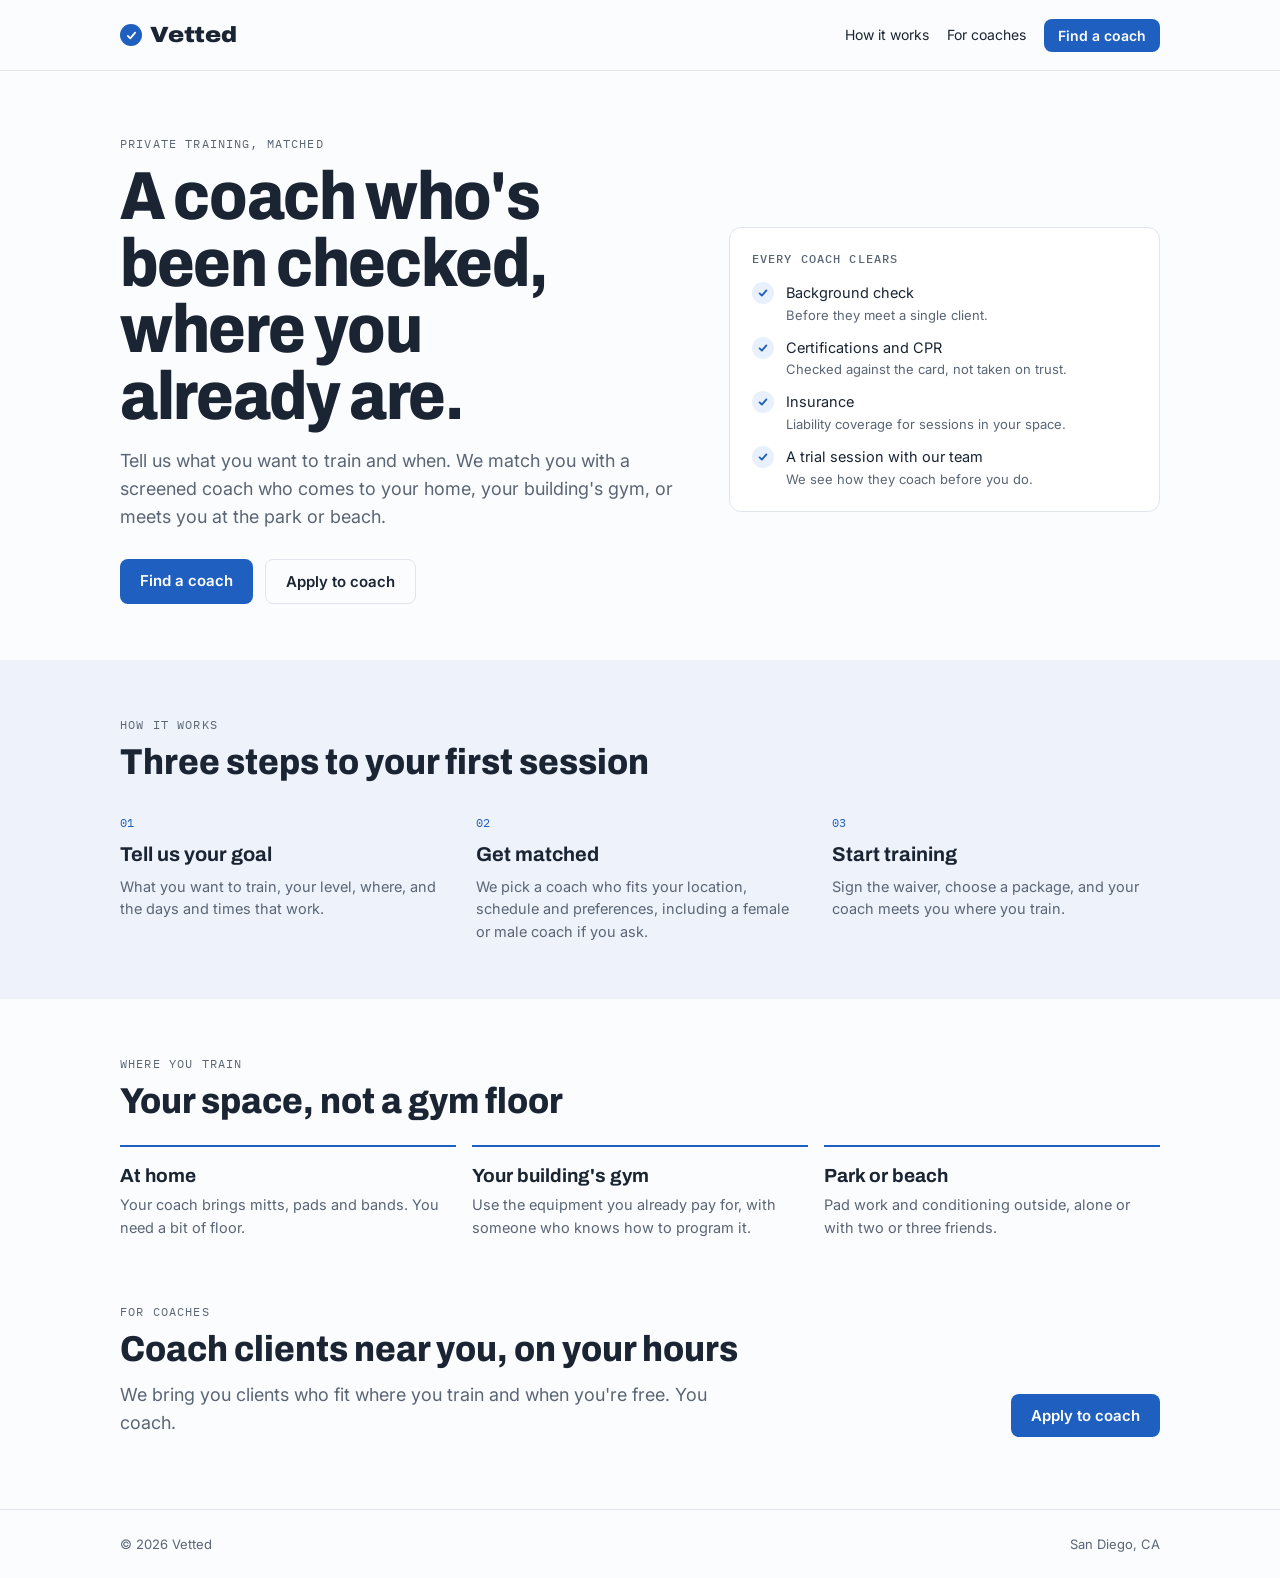
<file: index.html>
<!doctype html>
<html lang="en">
<head>
<meta charset="utf-8">
<meta name="viewport" content="width=device-width, initial-scale=1, viewport-fit=cover">
<title>Vetted</title>
<meta name="description" content="Vetted matches you with a screened coach who trains you at home, in your building's gym, or at the park or beach.">
<link rel="preconnect" href="https://fonts.googleapis.com">
<link rel="preconnect" href="https://fonts.gstatic.com" crossorigin>
<link rel="stylesheet" href="https://fonts.googleapis.com/css2?family=Archivo:wdth,wght@75..125,500..900&family=Inter:wght@400;500;600&family=IBM+Plex+Mono:wght@500&display=swap">
<link rel="stylesheet" href="assets/styles.css">
<style>
.hero .wrap { padding-block: 64px 56px; display: grid; grid-template-columns: minmax(0, 1.3fr) minmax(0, 1fr); gap: 48px; align-items: center; }
@media (max-width: 820px) { .hero .wrap { grid-template-columns: minmax(0, 1fr); padding-block: 40px; gap: 32px; } }
.cta { display: flex; gap: 12px; flex-wrap: wrap; margin-top: 28px; }

/* The "vetting card": what every coach clears before we match them */
.card { background: var(--surface); border: 1px solid var(--line); border-radius: 12px; padding: 22px; }
.card h3 { font-family: var(--mono); font-weight: 500; font-size: 11.5px; letter-spacing: 0.1em; text-transform: uppercase; color: var(--muted); margin: 0 0 14px; }
.checks { list-style: none; margin: 0; padding: 0; display: flex; flex-direction: column; gap: 12px; }
.checks li { display: grid; grid-template-columns: 22px minmax(0, 1fr); gap: 12px; align-items: start; font-size: 14.5px; }
.checks .tick { width: 22px; height: 22px; border-radius: 50%; background: var(--accent-soft); display: grid; place-items: center; }
.checks .tick svg { width: 12px; height: 12px; }
.checks small { display: block; color: var(--muted); font-size: 13px; }

.band { background: var(--band); color: var(--band-ink); }
.band .wrap { padding-block: 56px; }
.band .eyebrow { color: var(--muted); }
.steps3 { display: grid; grid-template-columns: repeat(3, minmax(0, 1fr)); gap: 28px; margin-top: 28px; }
@media (max-width: 760px) { .steps3 { grid-template-columns: minmax(0, 1fr); } }
.steps3 .n { font-family: var(--mono); font-size: 12px; color: var(--accent); }
.steps3 h3 { font-family: var(--display); font-weight: 700; font-size: 20px; margin: 6px 0 6px; }
.steps3 p { margin: 0; color: var(--muted); font-size: 14.5px; }

.places .wrap { padding-block: 56px 0; }
.place-grid { display: grid; grid-template-columns: repeat(3, minmax(0, 1fr)); gap: 16px; margin-top: 24px; }
@media (max-width: 760px) { .place-grid { grid-template-columns: minmax(0, 1fr); } }
.place { border-top: 2px solid var(--accent); padding-top: 14px; }
.place h3 { font-family: var(--display); font-weight: 700; font-size: 19px; margin: 0 0 4px; }
.place p { margin: 0; color: var(--muted); font-size: 14.5px; }

.coaches .wrap { padding-block: 64px 0; display: grid; grid-template-columns: minmax(0, 1fr) auto; gap: 24px; align-items: end; }
@media (max-width: 700px) { .coaches .wrap { grid-template-columns: minmax(0, 1fr); } }
</style>
</head>
<body>
<header class="top gutter"><div class="wrap">
  <a class="brand" href="./"><span class="seal" aria-hidden="true"><svg viewBox="0 0 16 16"><path d="M3.5 8.5l3 3 6-7" fill="none" stroke="var(--accent-ink)" stroke-width="2.2" stroke-linecap="round" stroke-linejoin="round"/></svg></span>Vetted</a>
  <nav class="links"><a href="#how">How it works</a><a href="apply.html">For coaches</a><a class="btn small" data-client-link href="request.html">Find a coach</a></nav>
</div></header>

<main>
  <section class="hero gutter"><div class="wrap">
    <div>
      <p class="eyebrow">Private training, matched</p>
      <h1 class="display">A coach who's been checked, where you already are.</h1>
      <p class="lede">Tell us what you want to train and when. We match you with a screened coach who comes to your home, your building's gym, or meets you at the park or beach.</p>
      <div class="cta"><a class="btn" data-client-link href="request.html">Find a coach</a><a class="btn outline" href="apply.html">Apply to coach</a></div>
    </div>
    <div class="card" aria-label="What every Vetted coach clears">
      <h3>Every coach clears</h3>
      <ul class="checks">
        <li><span class="tick"><svg viewBox="0 0 16 16"><path d="M3.5 8.5l3 3 6-7" fill="none" stroke="var(--accent)" stroke-width="2.4" stroke-linecap="round" stroke-linejoin="round"/></svg></span><div>Background check<small>Before they meet a single client.</small></div></li>
        <li><span class="tick"><svg viewBox="0 0 16 16"><path d="M3.5 8.5l3 3 6-7" fill="none" stroke="var(--accent)" stroke-width="2.4" stroke-linecap="round" stroke-linejoin="round"/></svg></span><div>Certifications and CPR<small>Checked against the card, not taken on trust.</small></div></li>
        <li><span class="tick"><svg viewBox="0 0 16 16"><path d="M3.5 8.5l3 3 6-7" fill="none" stroke="var(--accent)" stroke-width="2.4" stroke-linecap="round" stroke-linejoin="round"/></svg></span><div>Insurance<small>Liability coverage for sessions in your space.</small></div></li>
        <li><span class="tick"><svg viewBox="0 0 16 16"><path d="M3.5 8.5l3 3 6-7" fill="none" stroke="var(--accent)" stroke-width="2.4" stroke-linecap="round" stroke-linejoin="round"/></svg></span><div>A trial session with our team<small>We see how they coach before you do.</small></div></li>
      </ul>
    </div>
  </div></section>

  <section class="band gutter" id="how"><div class="wrap">
    <p class="eyebrow">How it works</p>
    <h2 class="section">Three steps to your first session</h2>
    <div class="steps3">
      <div><span class="n">01</span><h3>Tell us your goal</h3><p>What you want to train, your level, where, and the days and times that work.</p></div>
      <div><span class="n">02</span><h3>Get matched</h3><p>We pick a coach who fits your location, schedule and preferences, including a female or male coach if you ask.</p></div>
      <div><span class="n">03</span><h3>Start training</h3><p>Sign the waiver, choose a package, and your coach meets you where you train.</p></div>
    </div>
  </div></section>

  <section class="places gutter"><div class="wrap">
    <p class="eyebrow">Where you train</p>
    <h2 class="section">Your space, not a gym floor</h2>
    <div class="place-grid">
      <div class="place"><h3>At home</h3><p>Your coach brings mitts, pads and bands. You need a bit of floor.</p></div>
      <div class="place"><h3>Your building's gym</h3><p>Use the equipment you already pay for, with someone who knows how to program it.</p></div>
      <div class="place"><h3>Park or beach</h3><p>Pad work and conditioning outside, alone or with two or three friends.</p></div>
    </div>
  </div></section>

  <section class="coaches gutter"><div class="wrap">
    <div>
      <p class="eyebrow">For coaches</p>
      <h2 class="section">Coach clients near you, on your hours</h2>
      <p class="lede">We bring you clients who fit where you train and when you're free. You coach.</p>
    </div>
    <a class="btn" href="apply.html">Apply to coach</a>
  </div></section>
</main>

<footer class="foot gutter"><div class="wrap"><span>© <span id="yr"></span> Vetted</span><span>San Diego, CA</span></div></footer>

<script src="assets/config.js?v=2"></script>
<script>
  document.getElementById("yr").textContent = new Date().getFullYear();
  var url = (window.VETTED_CONFIG || {}).clientFormUrl;
  if (url) document.querySelectorAll("[data-client-link]").forEach(function (a) { a.href = url; });
</script>
</body>
</html>
</file>
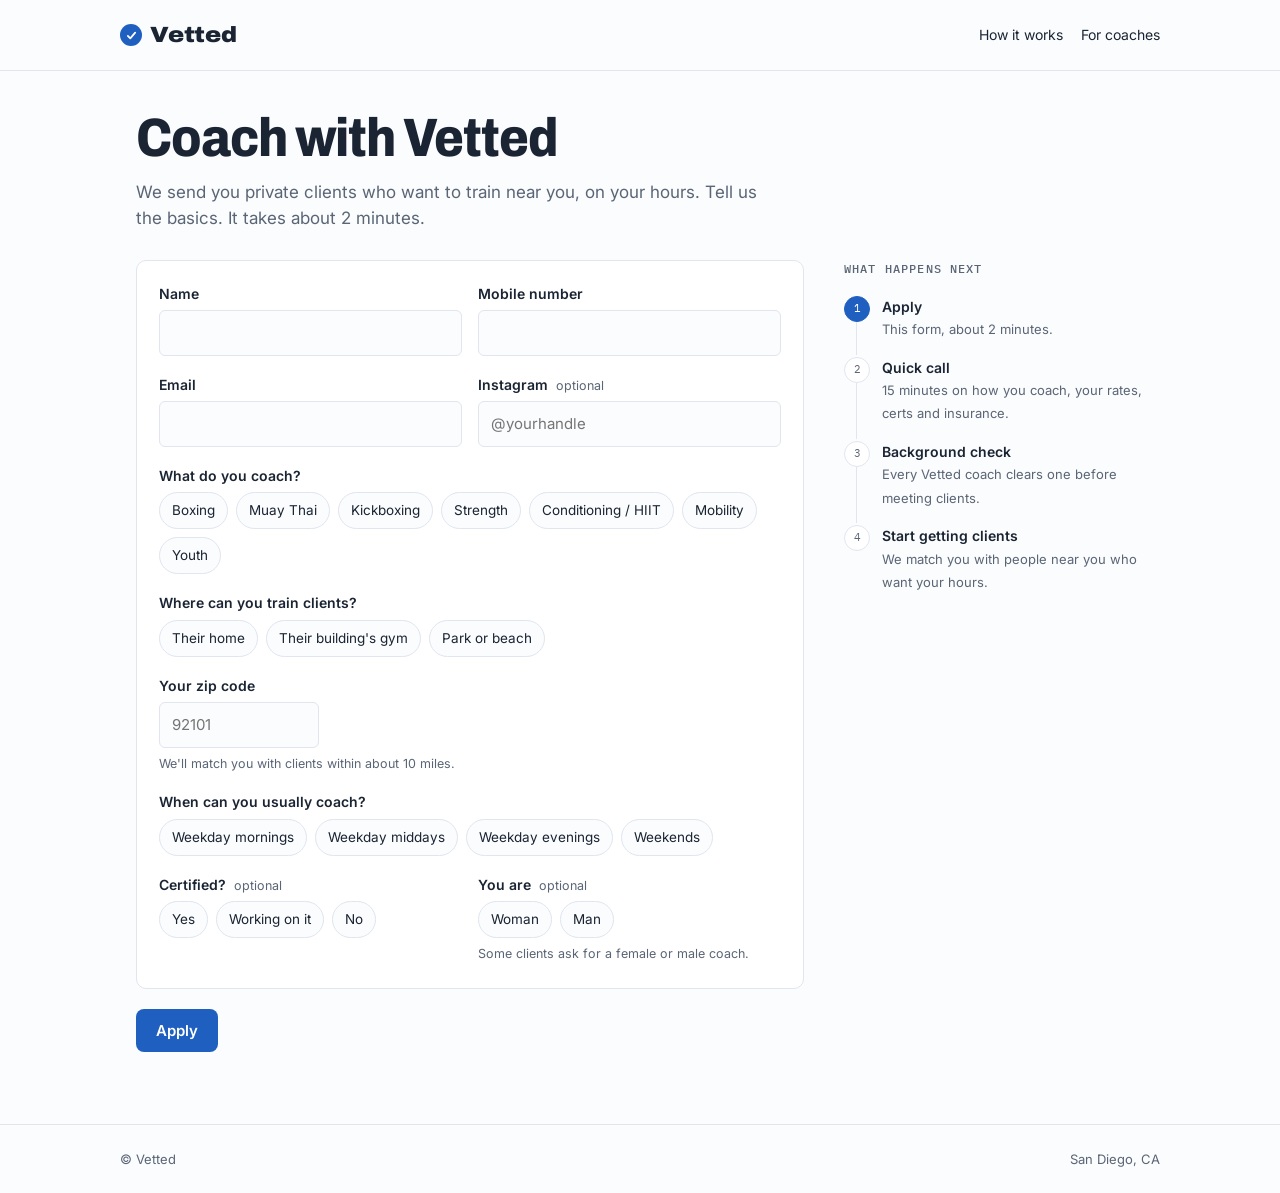
<file: apply.html>
<!doctype html>
<html lang="en">
<head>
<meta charset="utf-8">
<meta name="viewport" content="width=device-width, initial-scale=1, viewport-fit=cover">
<title>Coach with Vetted</title>
<meta name="description" content="Apply to coach with Vetted. We match screened coaches with private clients at home, in building gyms, and at parks and beaches.">
<link rel="preconnect" href="https://fonts.googleapis.com">
<link rel="preconnect" href="https://fonts.gstatic.com" crossorigin>
<link rel="stylesheet" href="https://fonts.googleapis.com/css2?family=Archivo:wdth,wght@75..125,500..900&family=Inter:wght@400;500;600&family=IBM+Plex+Mono:wght@500&display=swap">
<link rel="stylesheet" href="assets/styles.css">
<link rel="stylesheet" href="assets/forms.css">
<style>@media (max-width: 860px) { .rail { order: 0; } }</style>
</head>
<body>
<header class="top gutter"><div class="wrap">
  <a class="brand" href="./"><span class="seal" aria-hidden="true"><svg viewBox="0 0 16 16"><path d="M3.5 8.5l3 3 6-7" fill="none" stroke="var(--accent-ink)" stroke-width="2.2" stroke-linecap="round" stroke-linejoin="round"/></svg></span>Vetted</a>
  <nav class="links"><a href="./#how">How it works</a><a href="apply.html">For coaches</a></nav>
</div></header>

<main class="wrap gutter">
<section class="intro">
    <h1>Coach with Vetted</h1>
    <p>We send you private clients who want to train near you, on your hours. Tell us the basics. It takes about 2 minutes.</p>
  </section>

  <div class="preview-note" id="notConnected" role="note" hidden><span aria-hidden="true">●</span><div><b>Not connected yet.</b> This form isn't linked to a Google Sheet, so submissions won't be saved. Add the web app link to <code>assets/config.js</code>.</div></div>

  <div class="grid">
    <div id="formView">
      <form id="app" novalidate>
        <div class="hp" aria-hidden="true"><label for="website">Leave this empty</label><input id="website" name="website" type="text" tabindex="-1" autocomplete="off"></div>
        <fieldset>
          <div class="row">
            <div class="field" data-req><label class="lbl" for="name">Name</label><input id="name" name="name" type="text" autocomplete="name"><span class="err">Enter your name.</span></div>
            <div class="field" data-req data-phone><label class="lbl" for="phone">Mobile number</label><input id="phone" name="phone" type="tel" autocomplete="tel"><span class="err">Enter a 10-digit phone number.</span></div>
          </div>
          <div class="row">
            <div class="field" data-req><label class="lbl" for="email">Email</label><input id="email" name="email" type="email" autocomplete="email"><span class="err">Enter an email we can reach you at.</span></div>
            <div class="field"><label class="lbl" for="ig">Instagram <span class="opt">optional</span></label><input id="ig" name="instagram" type="text" placeholder="@yourhandle"></div>
          </div>

          <div class="field" data-req data-group="disciplines"><span class="lbl" id="discL">What do you coach?</span>
            <div class="chips" role="group" aria-labelledby="discL">
              <label class="chip"><input type="checkbox" name="disciplines" value="Boxing"><span>Boxing</span></label>
              <label class="chip"><input type="checkbox" name="disciplines" value="Muay Thai"><span>Muay Thai</span></label>
              <label class="chip"><input type="checkbox" name="disciplines" value="Kickboxing"><span>Kickboxing</span></label>
              <label class="chip"><input type="checkbox" name="disciplines" value="Strength"><span>Strength</span></label>
              <label class="chip"><input type="checkbox" name="disciplines" value="Conditioning / HIIT"><span>Conditioning / HIIT</span></label>
              <label class="chip"><input type="checkbox" name="disciplines" value="Mobility"><span>Mobility</span></label>
              <label class="chip"><input type="checkbox" name="disciplines" value="Youth"><span>Youth</span></label>
            </div><span class="err">Pick at least one.</span></div>

          <div class="field" data-req data-group="locations"><span class="lbl" id="locL">Where can you train clients?</span>
            <div class="chips" role="group" aria-labelledby="locL">
              <label class="chip"><input type="checkbox" name="locations" value="Client's home"><span>Their home</span></label>
              <label class="chip"><input type="checkbox" name="locations" value="Building gym"><span>Their building's gym</span></label>
              <label class="chip"><input type="checkbox" name="locations" value="Park or beach"><span>Park or beach</span></label>
            </div><span class="err">Pick at least one.</span></div>

          <div class="field" data-req data-zip><label class="lbl" for="zip">Your zip code</label><input id="zip" name="zip" type="text" inputmode="numeric" autocomplete="postal-code" maxlength="5" placeholder="92101" style="max-width:160px"><span class="hint">We'll match you with clients within about 10 miles.</span><span class="err">Enter a 5-digit zip code.</span></div>

          <div class="field" data-req data-group="when"><span class="lbl" id="whenL">When can you usually coach?</span>
            <div class="chips" role="group" aria-labelledby="whenL">
              <label class="chip"><input type="checkbox" name="when" value="early"><span>Weekday mornings</span></label>
              <label class="chip"><input type="checkbox" name="when" value="mid"><span>Weekday middays</span></label>
              <label class="chip"><input type="checkbox" name="when" value="eve"><span>Weekday evenings</span></label>
              <label class="chip"><input type="checkbox" name="when" value="wknd"><span>Weekends</span></label>
            </div><span class="err">Pick at least one.</span></div>

          <div class="row">
            <div class="field"><span class="lbl" id="certL">Certified? <span class="opt">optional</span></span>
              <div class="chips" role="radiogroup" aria-labelledby="certL">
                <label class="chip"><input type="radio" name="certs" value="Yes"><span>Yes</span></label>
                <label class="chip"><input type="radio" name="certs" value="Working on it"><span>Working on it</span></label>
                <label class="chip"><input type="radio" name="certs" value="No"><span>No</span></label>
              </div></div>
            <div class="field"><span class="lbl" id="genL">You are <span class="opt">optional</span></span>
              <div class="chips" role="radiogroup" aria-labelledby="genL">
                <label class="chip"><input type="radio" name="gender" value="Woman"><span>Woman</span></label>
                <label class="chip"><input type="radio" name="gender" value="Man"><span>Man</span></label>
              </div><span class="hint">Some clients ask for a female or male coach.</span></div>
          </div>
        </fieldset>

        <div class="actions">
          <button class="btn" type="submit" id="submitBtn">Apply</button>
          <span class="err-send" id="sendErr" role="alert" hidden></span>
        </div>
      </form>
    </div>

    <div class="done" id="doneView" hidden>
      <h2>Thanks, you're in the queue</h2>
      <p>We'll text you in the next few days to set up a quick call. Keep an eye on your phone.</p>
      <div class="summary"><dl id="summary"></dl></div>
      <div class="actions" style="margin-top:18px"><a class="btn outline" href="./">Back to Vetted</a></div>
    </div>

    <aside class="rail" aria-label="How it works for coaches">
      <h2>What happens next</h2>
      <ol class="steps">
        <li class="now"><span class="dot">1</span><div><b>Apply</b><small>This form, about 2 minutes.</small></div></li>
        <li><span class="dot">2</span><div><b>Quick call</b><small>15 minutes on how you coach, your rates, certs and insurance.</small></div></li>
        <li><span class="dot">3</span><div><b>Background check</b><small>Every Vetted coach clears one before meeting clients.</small></div></li>
        <li><span class="dot">4</span><div><b>Start getting clients</b><small>We match you with people near you who want your hours.</small></div></li>
      </ol>
    </aside>
  </div>
</main>

<footer class="foot gutter"><div class="wrap"><span>© Vetted</span><span>San Diego, CA</span></div></footer>

<script src="assets/config.js?v=3"></script>
<script src="assets/apply.js?v=3"></script>
</body>
</html>
</file>
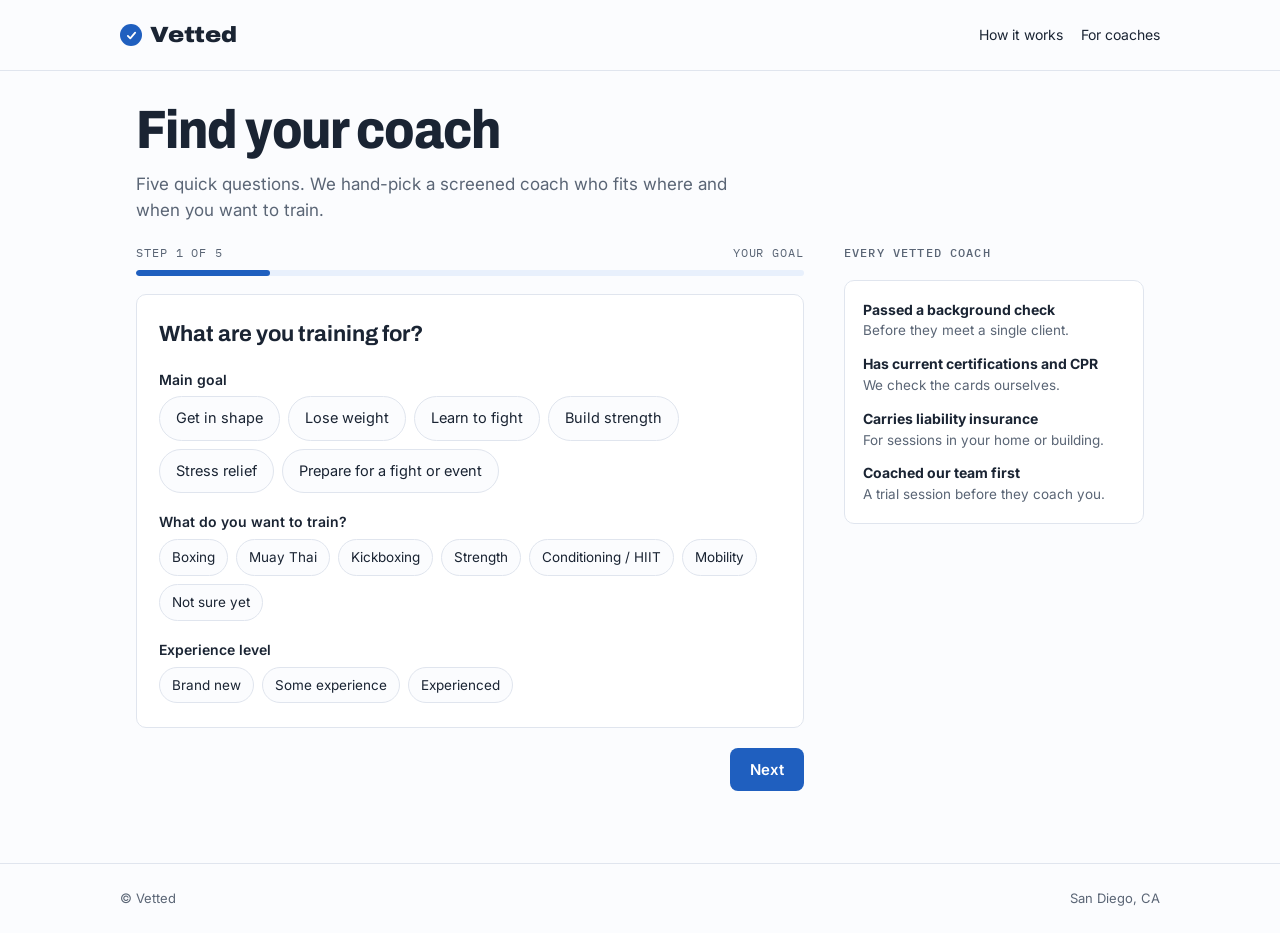
<file: request.html>
<!doctype html>
<html lang="en">
<head>
<meta charset="utf-8">
<meta name="viewport" content="width=device-width, initial-scale=1, viewport-fit=cover">
<title>Find a coach · Vetted</title>
<meta name="description" content="Tell us what you want to train and when. Vetted matches you with a screened private coach who trains you at home, in your building's gym, or at the park or beach.">
<link rel="preconnect" href="https://fonts.googleapis.com">
<link rel="preconnect" href="https://fonts.gstatic.com" crossorigin>
<link rel="stylesheet" href="https://fonts.googleapis.com/css2?family=Archivo:wdth,wght@75..125,500..900&family=Inter:wght@400;500;600&family=IBM+Plex+Mono:wght@500&display=swap">
<link rel="stylesheet" href="assets/styles.css">
<link rel="stylesheet" href="assets/forms.css">
<style>
.intro { padding-block: 32px 20px; }
.progress { display: flex; flex-direction: column; gap: 8px; margin-bottom: 18px; }
.progress-top { display: flex; justify-content: space-between; font-family: var(--mono); font-size: 11.5px; letter-spacing: 0.08em; text-transform: uppercase; color: var(--muted); }
.bar { height: 6px; background: var(--accent-soft); border-radius: 999px; overflow: hidden; }
.bar > span { display: block; height: 100%; width: 20%; background: var(--accent); border-radius: 999px; }
@media (prefers-reduced-motion: no-preference) { .bar > span { transition: width .25s ease; } }
.step-q { font-family: var(--display); font-weight: 700; font-size: 22px; margin: 0; text-wrap: balance; }
.nav { display: flex; gap: 12px; align-items: center; justify-content: space-between; flex-wrap: wrap; }
.nav .right { display: flex; gap: 12px; align-items: center; flex-wrap: wrap; margin-left: auto; }
.chips.big .chip span { padding: 10px 16px; font-size: 14.5px; }
.trust { background: var(--surface); border: 1px solid var(--line); border-radius: 10px; padding: 18px; display: flex; flex-direction: column; gap: 12px; }
.trust p { margin: 0; font-size: 13.5px; color: var(--muted); }
.trust b { color: var(--ink); display: block; font-size: 14px; }
.free { font-size: 13px; color: var(--muted); }
@media (max-width: 860px) { .rail { order: 0; } }
</style>
</head>
<body>
<header class="top gutter"><div class="wrap">
  <a class="brand" href="./"><span class="seal" aria-hidden="true"><svg viewBox="0 0 16 16"><path d="M3.5 8.5l3 3 6-7" fill="none" stroke="var(--accent-ink)" stroke-width="2.2" stroke-linecap="round" stroke-linejoin="round"/></svg></span>Vetted</a>
  <nav class="links"><a href="./#how">How it works</a><a href="apply.html">For coaches</a></nav>
</div></header>

<main class="wrap gutter">
  <section class="intro">
    <h1>Find your coach</h1>
    <p>Five quick questions. We hand-pick a screened coach who fits where and when you want to train.</p>
  </section>

  <div class="preview-note" id="notConnected" role="note" hidden><span aria-hidden="true">●</span><div><b>Not connected yet.</b> This form isn't linked to a Google Sheet, so requests won't be saved. Add the web app link to <code>assets/config.js</code>.</div></div>

  <div class="grid">
    <div id="formView">
      <div class="progress" aria-live="polite">
        <div class="progress-top"><span id="stepLabel">Step 1 of 5</span><span id="stepName">Your goal</span></div>
        <div class="bar"><span id="barFill"></span></div>
      </div>

      <form id="req" novalidate>
        <div class="hp" aria-hidden="true"><label for="website">Leave this empty</label><input id="website" name="website" type="text" tabindex="-1" autocomplete="off"></div>

        <!-- Step 1 -->
        <fieldset data-step="1" data-name="Your goal">
          <legend class="step-q">What are you training for?</legend>
          <div class="field" data-req data-group="goal"><span class="lbl" id="goalL">Main goal</span>
            <div class="chips big" role="radiogroup" aria-labelledby="goalL">
              <label class="chip"><input type="radio" name="goal" value="Get in shape"><span>Get in shape</span></label>
              <label class="chip"><input type="radio" name="goal" value="Lose weight"><span>Lose weight</span></label>
              <label class="chip"><input type="radio" name="goal" value="Learn to fight"><span>Learn to fight</span></label>
              <label class="chip"><input type="radio" name="goal" value="Build strength"><span>Build strength</span></label>
              <label class="chip"><input type="radio" name="goal" value="Stress relief"><span>Stress relief</span></label>
              <label class="chip"><input type="radio" name="goal" value="Prepare for a fight or event"><span>Prepare for a fight or event</span></label>
            </div><span class="err">Pick the one that fits best.</span></div>
          <div class="field" data-req data-group="train"><span class="lbl" id="trainL">What do you want to train?</span>
            <div class="chips" role="group" aria-labelledby="trainL">
              <label class="chip"><input type="checkbox" name="train" value="Boxing"><span>Boxing</span></label>
              <label class="chip"><input type="checkbox" name="train" value="Muay Thai"><span>Muay Thai</span></label>
              <label class="chip"><input type="checkbox" name="train" value="Kickboxing"><span>Kickboxing</span></label>
              <label class="chip"><input type="checkbox" name="train" value="Strength"><span>Strength</span></label>
              <label class="chip"><input type="checkbox" name="train" value="Conditioning / HIIT"><span>Conditioning / HIIT</span></label>
              <label class="chip"><input type="checkbox" name="train" value="Mobility"><span>Mobility</span></label>
              <label class="chip"><input type="checkbox" name="train" value="Not sure yet"><span>Not sure yet</span></label>
            </div><span class="err">Pick at least one.</span></div>
          <div class="field" data-req data-group="level"><span class="lbl" id="lvlL">Experience level</span>
            <div class="chips" role="radiogroup" aria-labelledby="lvlL">
              <label class="chip"><input type="radio" name="level" value="Brand new"><span>Brand new</span></label>
              <label class="chip"><input type="radio" name="level" value="Some experience"><span>Some experience</span></label>
              <label class="chip"><input type="radio" name="level" value="Experienced"><span>Experienced</span></label>
            </div><span class="err">Pick one.</span></div>
        </fieldset>

        <!-- Step 2 -->
        <fieldset data-step="2" data-name="Where" hidden>
          <legend class="step-q">Where do you want to train?</legend>
          <div class="field" data-req data-zip><label class="lbl" for="zip">Zip code</label><input id="zip" name="zip" type="text" inputmode="numeric" autocomplete="postal-code" maxlength="5" placeholder="92101" style="max-width:160px"><span class="err">Enter a 5-digit zip code.</span></div>
          <div class="field" data-req data-group="where"><span class="lbl" id="whereL">Where would you train?</span>
            <div class="chips big" role="group" aria-labelledby="whereL">
              <label class="chip"><input type="checkbox" name="where" value="My home"><span>My home</span></label>
              <label class="chip"><input type="checkbox" name="where" value="My building's gym"><span>My building's gym</span></label>
              <label class="chip"><input type="checkbox" name="where" value="Park or beach"><span>Park or beach</span></label>
            </div><span class="err">Pick at least one.</span></div>
          <div class="field" data-req data-group="format"><span class="lbl" id="fmtL">Who's training?</span>
            <div class="chips" role="radiogroup" aria-labelledby="fmtL">
              <label class="chip"><input type="radio" name="format" value="Just me (1-on-1)"><span>Just me (1-on-1)</span></label>
              <label class="chip"><input type="radio" name="format" value="Small group with friends (2-4)"><span>Me and friends (2–4)</span></label>
            </div><span class="err">Pick one.</span></div>
        </fieldset>

        <!-- Step 3 -->
        <fieldset data-step="3" data-name="When" hidden>
          <legend class="step-q">When can you train?</legend>
          <div class="field" data-req data-group="avail"><span class="lbl" id="avL">Times that usually work</span>
            <span class="hint">Tap every block that could work. More options means a faster match.</span>
            <div class="avail"><table aria-labelledby="avL"><thead><tr><th class="rowh"></th></tr></thead><tbody></tbody></table></div>
            <span class="err">Pick at least one time block.</span></div>
          <div class="field" data-req data-group="often"><span class="lbl" id="oftL">How often?</span>
            <div class="chips" role="radiogroup" aria-labelledby="oftL">
              <label class="chip"><input type="radio" name="often" value="Once a week"><span>Once a week</span></label>
              <label class="chip"><input type="radio" name="often" value="Twice a week"><span>Twice a week</span></label>
              <label class="chip"><input type="radio" name="often" value="3+ times a week"><span>3+ times a week</span></label>
              <label class="chip"><input type="radio" name="often" value="Not sure yet"><span>Not sure yet</span></label>
            </div><span class="err">Pick one.</span></div>
        </fieldset>

        <!-- Step 4 -->
        <fieldset data-step="4" data-name="Your coach" hidden>
          <legend class="step-q">Anything we should know?</legend>
          <div class="field"><span class="lbl" id="prefL">Coach preference</span>
            <div class="chips" role="radiogroup" aria-labelledby="prefL">
              <label class="chip"><input type="radio" name="coachPref" value="No preference" checked><span>No preference</span></label>
              <label class="chip"><input type="radio" name="coachPref" value="Female coach"><span>Female coach</span></label>
              <label class="chip"><input type="radio" name="coachPref" value="Male coach"><span>Male coach</span></label>
            </div></div>
          <div class="field"><label class="lbl" for="injuries">Injuries or health notes <span class="opt">optional</span></label><textarea id="injuries" name="injuries" placeholder="e.g. old shoulder injury, asthma, pregnant"></textarea><span class="hint">Only your coach sees this, so they can plan safe sessions.</span></div>
        </fieldset>

        <!-- Step 5 -->
        <fieldset data-step="5" data-name="Contact" hidden>
          <legend class="step-q">Where should we send your match?</legend>
          <div class="row">
            <div class="field" data-req><label class="lbl" for="name">Your name</label><input id="name" name="name" type="text" autocomplete="name"><span class="err">Enter your name.</span></div>
            <div class="field" data-req data-phone><label class="lbl" for="phone">Mobile number</label><input id="phone" name="phone" type="tel" autocomplete="tel" placeholder="(619) 555-0142"><span class="err">Enter a 10-digit phone number.</span></div>
          </div>
          <div class="field" data-req><label class="lbl" for="email">Email</label><input id="email" name="email" type="email" autocomplete="email"><span class="err">Enter an email we can reach you at.</span></div>
          <label class="check"><input type="checkbox" id="textOk" name="textOk" value="yes" checked><span>It's OK to text me about my coach match.</span></label>
          <div class="field"><label class="lbl" for="heard">How did you hear about us? <span class="opt">optional</span></label>
            <select id="heard" name="heard"><option value="">Choose one</option><option>Instagram</option><option>A friend</option><option>Google</option><option>My building</option><option>Other</option></select></div>
          <p class="free">Free to request. You don't pay anything until you choose a package with your coach.</p>
        </fieldset>

        <div class="nav">
          <button class="linkbtn" type="button" id="backBtn" hidden>← Back</button>
          <div class="right">
            <span class="err-send" id="sendErr" role="alert" hidden></span>
            <button class="btn" type="submit" id="nextBtn">Next</button>
          </div>
        </div>
      </form>
    </div>

    <div class="done" id="doneView" hidden>
      <h2>We're finding your coach</h2>
      <p>Thanks! We'll text you with your coach match, usually within a day. Here's what you told us:</p>
      <div class="summary"><dl id="summary"></dl></div>
      <div class="actions" style="margin-top:18px"><a class="btn outline" href="./">Back to Vetted</a></div>
    </div>

    <aside class="rail" aria-label="Why Vetted">
      <h2>Every Vetted coach</h2>
      <div class="trust">
        <p><b>Passed a background check</b>Before they meet a single client.</p>
        <p><b>Has current certifications and CPR</b>We check the cards ourselves.</p>
        <p><b>Carries liability insurance</b>For sessions in your home or building.</p>
        <p><b>Coached our team first</b>A trial session before they coach you.</p>
      </div>
    </aside>
  </div>
</main>

<footer class="foot gutter"><div class="wrap"><span>© Vetted</span><span>San Diego, CA</span></div></footer>

<script src="assets/config.js?v=2"></script>
<script src="assets/request.js?v=2"></script>
</body>
</html>
</file>
<file: assets/styles.css>
/* Vetted — shared styles. Light theme only. Layout: one centered column (1040px) with section bands; forms use a sticky side rail on wide screens. */
:root {
  --bg: #fbfcfe;
  --surface: #ffffff;
  --ink: #1a2433;
  --muted: #5a6575;
  --line: #e0e5ee;
  --accent: #1f5fbf;
  --accent-ink: #ffffff;
  --accent-soft: #e8f0fc;
  --band: #eef3fb;
  --band-ink: #1a2433;
  --ok: #1f7a4a;
  --warn: #9a5b00;
  --display: "Archivo", "Arial Narrow", system-ui, sans-serif;
  --body: "Inter", system-ui, -apple-system, "Segoe UI", sans-serif;
  --mono: "IBM Plex Mono", ui-monospace, "SFMono-Regular", Menlo, monospace;
  color-scheme: light;
}

* { box-sizing: border-box; }
html { -webkit-text-size-adjust: 100%; }
body {
  margin: 0; background: var(--bg); color: var(--ink);
  font-family: var(--body); font-size: 15px; line-height: 1.55;
}
img { max-width: 100%; }
[hidden] { display: none !important; }
a { color: var(--accent); text-underline-offset: 3px; }
.gutter { padding-left: max(16px, env(safe-area-inset-left, 0px)); padding-right: max(16px, env(safe-area-inset-right, 0px)); }
.wrap { max-width: 1040px; margin: 0 auto; }

/* Header */
header.top { border-bottom: 1px solid var(--line); }
header.top .wrap { display: flex; align-items: center; justify-content: space-between; gap: 16px; padding-block: 18px; flex-wrap: wrap; }
.brand { font-family: var(--display); font-weight: 900; font-stretch: 112%; font-size: 22px; letter-spacing: -0.01em; display: flex; align-items: center; gap: 8px; color: var(--ink); text-decoration: none; }
.seal { width: 22px; height: 22px; border-radius: 50%; background: var(--accent); display: grid; place-items: center; flex: none; }
.seal svg { width: 13px; height: 13px; }
nav.links { display: flex; gap: 18px; align-items: center; font-size: 14px; flex-wrap: wrap; }
nav.links a { color: var(--ink); text-decoration: none; }
nav.links a:hover { color: var(--accent); }
nav.links a.btn { color: var(--accent-ink); }

/* Buttons */
.btn { display: inline-block; font: 600 15px var(--body); background: var(--accent); color: var(--accent-ink); border: 0; border-radius: 8px; padding: 12px 20px; cursor: pointer; text-decoration: none; }
.btn:hover { filter: brightness(1.08); }
.btn.small { padding: 8px 14px; font-size: 14px; }
.btn.outline { background: transparent; color: var(--ink); border: 1px solid var(--line); }
.btn[disabled] { opacity: .6; cursor: progress; }
.linkbtn { font: 500 14px var(--body); background: transparent; color: var(--accent); border: 0; padding: 8px 4px; cursor: pointer; text-decoration: underline; text-underline-offset: 3px; }
:focus-visible { outline: 2px solid var(--accent); outline-offset: 2px; }

/* Type */
.eyebrow { font-family: var(--mono); font-size: 11.5px; letter-spacing: 0.1em; text-transform: uppercase; color: var(--muted); margin: 0 0 10px; }
h1.display { font-family: var(--display); font-weight: 800; font-stretch: 88%; font-size: clamp(38px, 7vw, 68px); line-height: 0.98; letter-spacing: -0.02em; margin: 0 0 18px; text-wrap: balance; }
h2.section { font-family: var(--display); font-weight: 800; font-stretch: 92%; font-size: clamp(26px, 4vw, 36px); line-height: 1.05; margin: 0 0 12px; text-wrap: balance; }
.lede { color: var(--muted); font-size: 18px; margin: 0; max-width: 56ch; }

/* Footer */
footer.foot { border-top: 1px solid var(--line); margin-top: 72px; }
footer.foot .wrap { padding-block: 24px; display: flex; justify-content: space-between; gap: 12px; flex-wrap: wrap; color: var(--muted); font-size: 13px; }
</file>
<file: assets/forms.css>
/* Vetted — shared form styles (coach application, client request). */
main.wrap { padding-bottom: 0; }
.hp { position: absolute; left: -10000px; width: 1px; height: 1px; overflow: hidden; }
.err-send { color: var(--warn); font-size: 14px; }
.preview-note code { font-family: var(--mono); font-size: 12.5px; }
.intro { padding-block: 40px 28px; max-width: 640px; }
.intro h1 { font-family: var(--display); font-weight: 800; font-stretch: 88%; font-size: clamp(34px, 6vw, 54px); line-height: 1; letter-spacing: -0.02em; margin: 0 0 14px; text-wrap: balance; }
.intro p { color: var(--muted); font-size: 17px; margin: 0; max-width: 58ch; }

.preview-note { display: flex; gap: 10px; align-items: flex-start; background: var(--accent-soft); border-radius: 8px; padding: 12px 14px; font-size: 13.5px; margin-bottom: 28px; max-width: 640px; }
.preview-note b { font-weight: 600; }

.grid { display: grid; grid-template-columns: minmax(0, 1fr) 300px; gap: 40px; align-items: start; }
@media (max-width: 860px) { .grid { grid-template-columns: minmax(0, 1fr); } .rail { order: -1; } }

form { display: flex; flex-direction: column; gap: 20px; min-width: 0; }
fieldset { border: 1px solid var(--line); background: var(--surface); border-radius: 10px; padding: 22px 22px 24px; margin: 0; min-width: 0; display: flex; flex-direction: column; gap: 18px; }
legend { display: contents; }
.sec-head { display: flex; align-items: baseline; gap: 12px; }
.sec-num { font-family: var(--mono); font-size: 12px; color: var(--accent); }
.sec-title { font-family: var(--display); font-weight: 700; font-stretch: 100%; font-size: 20px; margin: 0; }
.sec-sub { color: var(--muted); font-size: 13.5px; margin: -10px 0 0; }

.row { display: grid; grid-template-columns: repeat(2, minmax(0, 1fr)); gap: 16px; }
@media (max-width: 560px) { .row { grid-template-columns: minmax(0, 1fr); } }
.field { display: flex; flex-direction: column; gap: 6px; min-width: 0; }
label.lbl, .lbl { font-weight: 600; font-size: 14px; }
.opt { font-weight: 400; color: var(--muted); font-size: 12.5px; margin-left: 4px; }
.hint { color: var(--muted); font-size: 12.5px; }
input[type=text], input[type=email], input[type=tel], input[type=number], select, textarea {
  font: inherit; color: var(--ink); background: var(--bg); border: 1px solid var(--line); border-radius: 6px; padding: 10px 12px; width: 100%;
}
textarea { min-height: 84px; resize: vertical; }
input:focus-visible, select:focus-visible, textarea:focus-visible, button:focus-visible, .chip input:focus-visible + span {
  outline: 2px solid var(--accent); outline-offset: 2px;
}
.invalid input, .invalid select, .invalid textarea { border-color: var(--warn); }
.err { color: var(--warn); font-size: 12.5px; display: none; }
.invalid .err { display: block; }

.chips { display: flex; flex-wrap: wrap; gap: 8px; }
.chip { position: relative; }
.chip input { position: absolute; opacity: 0; inset: 0; margin: 0; cursor: pointer; }
.chip span { display: inline-block; padding: 7px 12px; border: 1px solid var(--line); border-radius: 999px; font-size: 13.5px; background: var(--bg); cursor: pointer; user-select: none; }
.chip input:checked + span { background: var(--accent); border-color: var(--accent); color: var(--accent-ink); }

.avail { overflow-x: auto; }
.avail table { border-collapse: collapse; font-size: 13px; min-width: 420px; }
.avail th { font-family: var(--mono); font-weight: 500; font-size: 11px; letter-spacing: 0.06em; text-transform: uppercase; color: var(--muted); padding: 4px 6px; text-align: center; }
.avail th.rowh { text-align: left; padding-left: 0; }
.avail td { padding: 3px; text-align: center; }
.slot { position: relative; display: block; width: 40px; height: 32px; }
.slot input { position: absolute; inset: 0; opacity: 0; margin: 0; cursor: pointer; }
.slot span { position: absolute; inset: 0; border: 1px solid var(--line); border-radius: 5px; background: var(--bg); }
.slot input:checked + span { background: var(--accent); border-color: var(--accent); }
.slot input:focus-visible + span { outline: 2px solid var(--accent); outline-offset: 2px; }

.check { display: flex; gap: 10px; align-items: flex-start; font-size: 14px; }
.check input { margin-top: 4px; width: 16px; height: 16px; accent-color: var(--accent); flex: none; }

.actions { display: flex; flex-wrap: wrap; align-items: center; gap: 14px; }

.rail { position: sticky; top: calc(env(safe-area-inset-top, 0px) + 20px); display: flex; flex-direction: column; gap: 18px; min-width: 0; }
@media (max-width: 860px) { .rail { position: static; } }
.rail h2 { font-family: var(--mono); font-weight: 500; font-size: 11.5px; letter-spacing: 0.1em; text-transform: uppercase; color: var(--muted); margin: 0; }
.steps { list-style: none; margin: 0; padding: 0; display: flex; flex-direction: column; }
.steps li { display: grid; grid-template-columns: 26px minmax(0, 1fr); gap: 12px; padding-bottom: 16px; position: relative; }
.steps li:not(:last-child)::before { content: ""; position: absolute; left: 12px; top: 26px; bottom: 2px; width: 1px; background: var(--line); }
.dot { width: 26px; height: 26px; border-radius: 50%; border: 1px solid var(--line); background: var(--surface); display: grid; place-items: center; font-family: var(--mono); font-size: 11px; color: var(--muted); }
.steps li.now .dot { background: var(--accent); border-color: var(--accent); color: var(--accent-ink); }
.steps b { display: block; font-size: 14px; font-weight: 600; }
.steps small { color: var(--muted); font-size: 13px; }
.need { border-top: 1px solid var(--line); padding-top: 16px; font-size: 13.5px; color: var(--muted); }
.need ul { margin: 8px 0 0; padding-left: 18px; }

.done { max-width: 640px; }
.done h2 { font-family: var(--display); font-weight: 800; font-stretch: 90%; font-size: 34px; margin: 0 0 8px; }
.done p { color: var(--muted); margin: 0 0 20px; }
.summary { background: var(--surface); border: 1px solid var(--line); border-radius: 10px; padding: 18px 20px; }
.summary dl { display: grid; grid-template-columns: 150px minmax(0, 1fr); gap: 8px 16px; margin: 0; font-size: 14px; }
@media (max-width: 480px) { .summary dl { grid-template-columns: minmax(0, 1fr); gap: 2px; } .summary dd { margin-bottom: 8px; } }
.summary dt { color: var(--muted); }
.summary dd { margin: 0; overflow-wrap: anywhere; }

@media (prefers-reduced-motion: no-preference) { .chip span, .slot span { transition: background .12s, border-color .12s; } }
</file>
